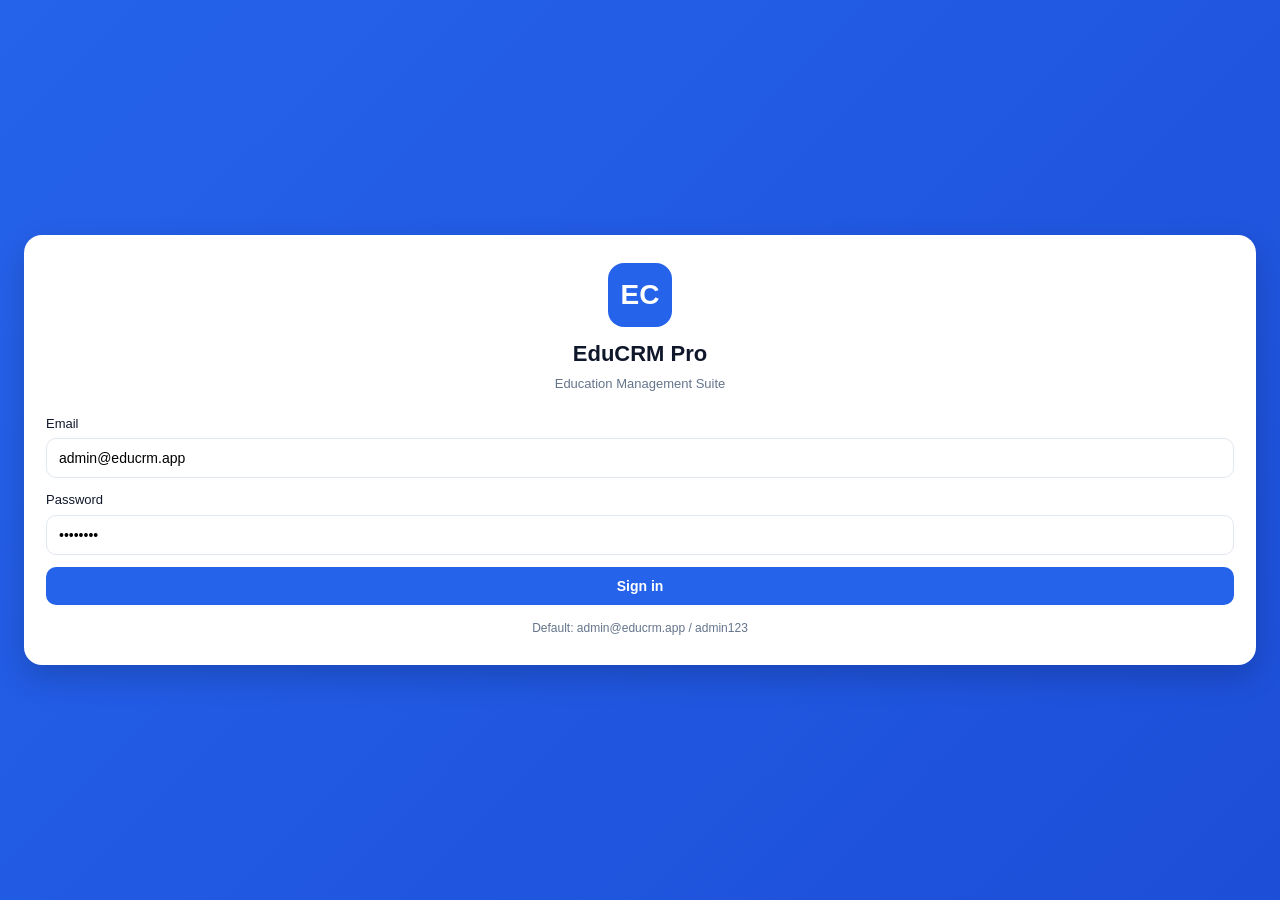
<file: app/src/main/assets/index.html>
<!doctype html>
<html lang="en">
<head>
<meta charset="utf-8">
<meta name="viewport" content="width=device-width,initial-scale=1,viewport-fit=cover">
<title>EduCRM Pro – Sign in</title>
<link rel="stylesheet" href="css/style.css">
</head>
<body>
<div class="auth-wrap">
  <div class="auth-card">
    <div class="auth-logo">
      <div class="mark">EC</div>
      <h1>EduCRM Pro</h1>
      <p>Education Management Suite</p>
    </div>
    <form id="loginForm">
      <div class="form-row">
        <label for="email">Email</label>
        <input class="input" id="email" type="email" required value="admin@educrm.app">
      </div>
      <div class="form-row">
        <label for="password">Password</label>
        <input class="input" id="password" type="password" required value="admin123">
      </div>
      <button class="btn primary full" type="submit">Sign in</button>
      <p class="hint">Default: admin@educrm.app / admin123</p>
    </form>
  </div>
</div>

<script src="js/data.js"></script>
<script src="js/auth.js"></script>
<script src="js/app.js"></script>
<script>
  if (Auth.current()) location.replace('dashboard.html');
  document.getElementById('loginForm').addEventListener('submit', function (e) {
    e.preventDefault();
    const email = document.getElementById('email').value.trim();
    const pw = document.getElementById('password').value;
    const res = Auth.login(email, pw);
    if (res.ok) location.href = 'dashboard.html';
    else alert(res.error);
  });
</script>
</body>
</html>
</file>
<file: app/src/main/assets/css/style.css>
:root{
  --primary:#2563eb; --primary-dark:#1d4ed8; --primary-light:#dbeafe;
  --bg:#f8fafc; --card:#ffffff; --border:#e2e8f0;
  --text:#0f172a; --muted:#64748b;
  --success:#16a34a; --warning:#f59e0b; --danger:#dc2626;
  --radius:12px; --shadow:0 1px 3px rgba(15,23,42,.08);
}
*{box-sizing:border-box;margin:0;padding:0;-webkit-tap-highlight-color:transparent}
html,body{height:100%}
body{font-family:-apple-system,BlinkMacSystemFont,"Segoe UI",Roboto,sans-serif;
  background:var(--bg);color:var(--text);font-size:15px;line-height:1.5;
  padding-bottom:72px}
a{color:var(--primary);text-decoration:none}
img{max-width:100%}

/* Top bar */
.topbar{position:sticky;top:0;z-index:10;background:var(--primary);color:#fff;
  padding:14px 16px;display:flex;align-items:center;justify-content:space-between;
  box-shadow:0 2px 6px rgba(37,99,235,.25)}
.topbar h1{font-size:18px;font-weight:600}
.topbar .user{font-size:13px;opacity:.9}
.topbar .logout{background:rgba(255,255,255,.18);color:#fff;border:none;
  padding:6px 12px;border-radius:8px;font-size:12px;font-weight:500}

/* Container */
.container{padding:16px;max-width:720px;margin:0 auto}

/* Cards */
.card{background:var(--card);border:1px solid var(--border);border-radius:var(--radius);
  padding:16px;box-shadow:var(--shadow);margin-bottom:12px}
.card h2,.card h3{margin-bottom:10px;font-weight:600}

/* Stats grid */
.stats{display:grid;grid-template-columns:repeat(2,1fr);gap:12px;margin-bottom:16px}
.stat{background:var(--card);border:1px solid var(--border);border-radius:var(--radius);
  padding:14px;box-shadow:var(--shadow)}
.stat .label{font-size:12px;color:var(--muted);text-transform:uppercase;letter-spacing:.05em}
.stat .value{font-size:26px;font-weight:700;margin-top:6px;color:var(--primary)}
.stat .meta{font-size:12px;color:var(--muted);margin-top:4px}

/* Quick actions */
.quick{display:grid;grid-template-columns:repeat(3,1fr);gap:10px;margin-bottom:16px}
.quick a{background:var(--card);border:1px solid var(--border);border-radius:var(--radius);
  padding:14px 8px;text-align:center;color:var(--text);font-size:12px;font-weight:500;
  box-shadow:var(--shadow)}
.quick a .icon{display:block;font-size:22px;margin-bottom:6px;color:var(--primary)}

/* Lists */
.list{list-style:none}
.list li{background:var(--card);border:1px solid var(--border);border-radius:var(--radius);
  padding:12px 14px;margin-bottom:8px;display:flex;justify-content:space-between;align-items:center;
  box-shadow:var(--shadow)}
.list .title{font-weight:600;font-size:14px}
.list .sub{font-size:12px;color:var(--muted);margin-top:2px}
.list .actions{display:flex;gap:6px}
.badge{display:inline-block;padding:3px 8px;border-radius:999px;font-size:11px;font-weight:500}
.badge.green{background:#dcfce7;color:#166534}
.badge.red{background:#fee2e2;color:#991b1b}
.badge.amber{background:#fef3c7;color:#92400e}
.badge.blue{background:var(--primary-light);color:var(--primary-dark)}

/* Forms */
.form-row{margin-bottom:12px}
.form-row label{display:block;font-size:13px;font-weight:500;margin-bottom:5px;color:var(--text)}
.input,select,textarea{width:100%;padding:11px 12px;border:1px solid var(--border);
  border-radius:10px;font-size:14px;background:#fff;font-family:inherit}
.input:focus,select:focus,textarea:focus{outline:none;border-color:var(--primary);
  box-shadow:0 0 0 3px var(--primary-light)}
textarea{min-height:80px;resize:vertical}

/* Buttons */
.btn{display:inline-block;padding:11px 18px;border-radius:10px;border:none;
  font-size:14px;font-weight:600;cursor:pointer;font-family:inherit}
.btn.primary{background:var(--primary);color:#fff}
.btn.primary:active{background:var(--primary-dark)}
.btn.ghost{background:transparent;color:var(--primary);border:1px solid var(--border)}
.btn.danger{background:var(--danger);color:#fff}
.btn.sm{padding:6px 10px;font-size:12px}
.btn.full{width:100%}

/* Bottom nav */
.bottomnav{position:fixed;bottom:0;left:0;right:0;background:#fff;border-top:1px solid var(--border);
  display:flex;justify-content:space-around;padding:6px 0;z-index:20}
.bottomnav a{flex:1;text-align:center;color:var(--muted);font-size:11px;padding:6px 2px}
.bottomnav a .ico{display:block;font-size:18px;margin-bottom:2px}
.bottomnav a.active{color:var(--primary)}

/* Page header */
.page-head{display:flex;justify-content:space-between;align-items:center;margin-bottom:14px}
.page-head h2{font-size:20px;font-weight:700}

/* Auth (login) */
.auth-wrap{min-height:100vh;display:flex;flex-direction:column;justify-content:center;
  padding:24px;background:linear-gradient(135deg,var(--primary) 0%,var(--primary-dark) 100%)}
.auth-card{background:#fff;border-radius:18px;padding:28px 22px;box-shadow:0 12px 30px rgba(0,0,0,.18)}
.auth-logo{text-align:center;margin-bottom:20px}
.auth-logo .mark{width:64px;height:64px;border-radius:16px;background:var(--primary);
  margin:0 auto 10px;display:flex;align-items:center;justify-content:center;color:#fff;
  font-size:28px;font-weight:700}
.auth-logo h1{font-size:22px;font-weight:700;color:var(--text)}
.auth-logo p{font-size:13px;color:var(--muted);margin-top:4px}
.hint{font-size:12px;color:var(--muted);text-align:center;margin-top:14px}

.empty{text-align:center;padding:40px 16px;color:var(--muted);font-size:14px}
.search{margin-bottom:12px}
.row{display:flex;gap:8px}
.row > *{flex:1}
</file>
